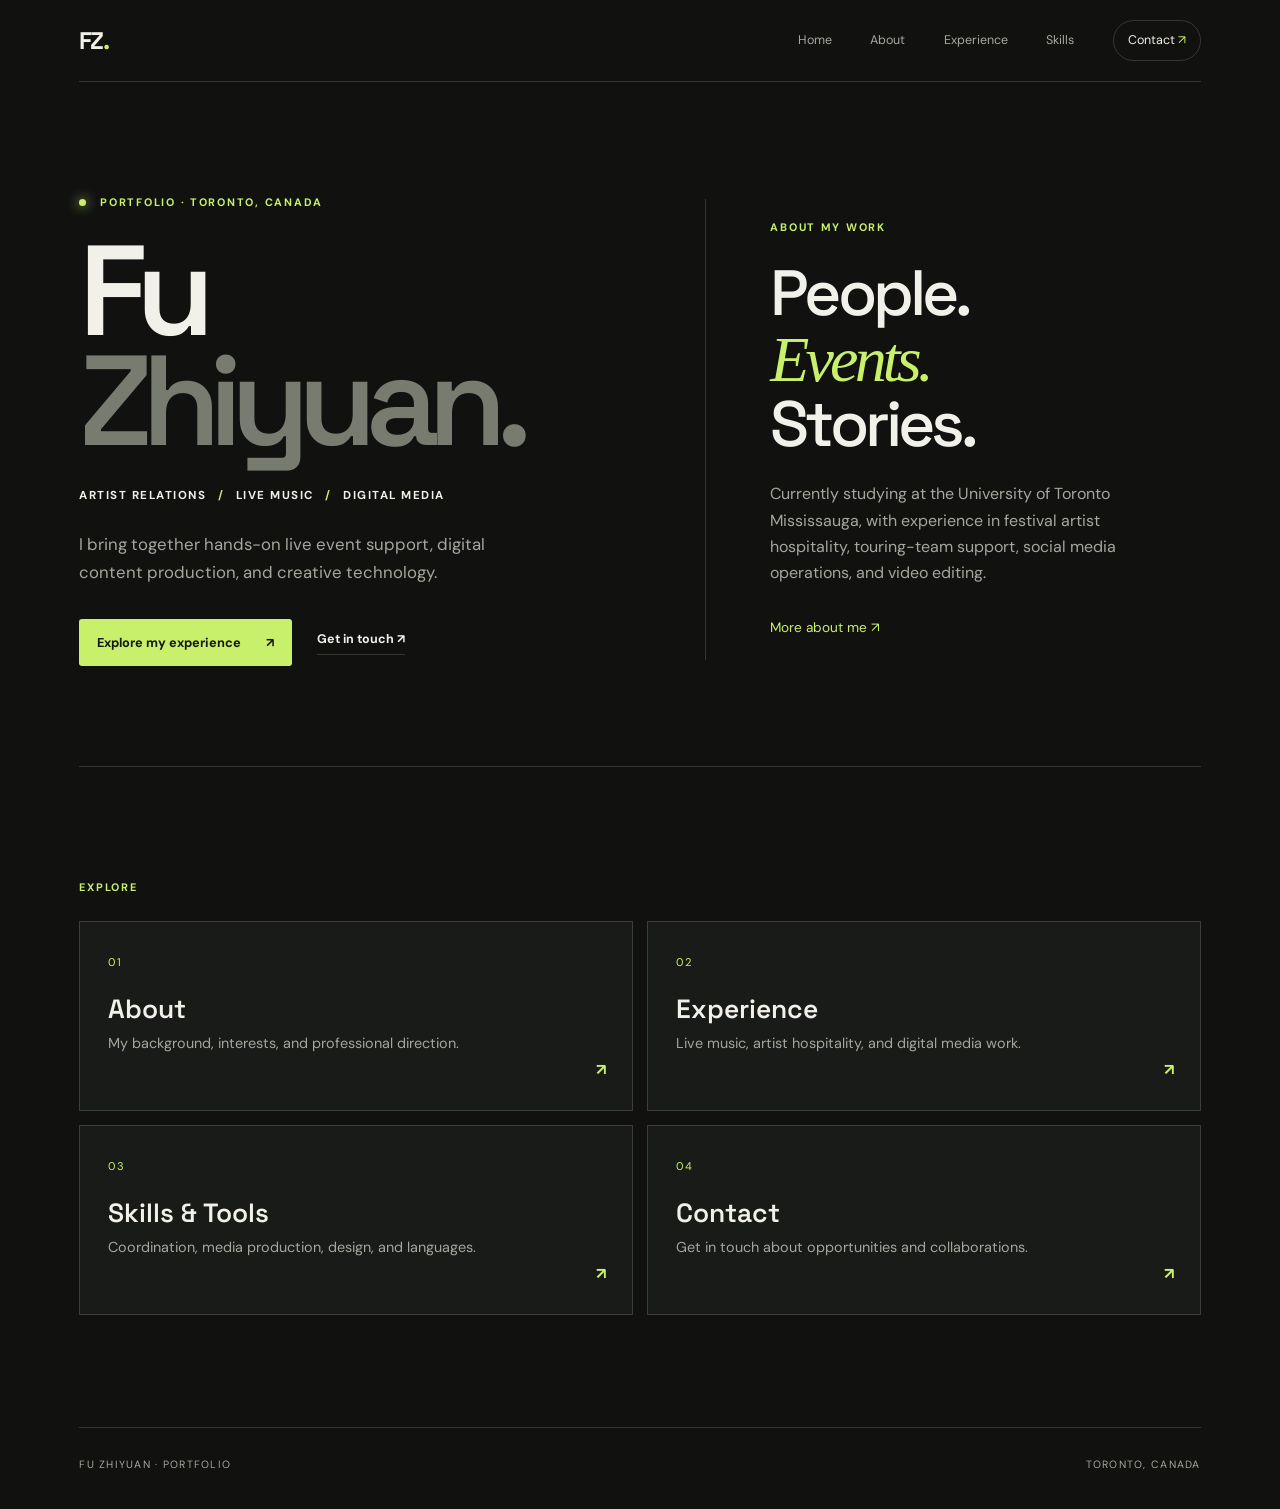
<file: index.html>
<!DOCTYPE html>
<html lang="en">
<head>
  <meta charset="UTF-8">
  <meta name="viewport" content="width=device-width, initial-scale=1.0">
  <meta name="description" content="Fu Zhiyuan — Artist Relations, Live Music, and Digital Media portfolio.">
  <title>Home | Fu Zhiyuan</title>
  <link rel="preconnect" href="https://fonts.googleapis.com">
  <link rel="preconnect" href="https://fonts.gstatic.com" crossorigin>
  <link href="https://fonts.googleapis.com/css2?family=DM+Sans:wght@400;500;600;700&family=Space+Grotesk:wght@400;500;600;700&display=swap" rel="stylesheet">
  <link rel="stylesheet" href="styles.css">
</head>
<body>
<div class="site-shell">
<header class="topbar">
  <a class="wordmark" href="index.html">FZ<span>.</span></a>
  <nav aria-label="Main navigation">
    <a href="index.html">Home</a>
    <a href="about.html">About</a>
    <a href="experience.html">Experience</a>
    <a href="skills.html">Skills</a>
    <a class="nav-contact" href="contact.html">Contact <span>↗</span></a>
  </nav>
</header>
<main>

<section class="hero section home-hero">
  <div class="hero-copy">
    <p class="eyebrow"><span class="status-dot"></span> PORTFOLIO · TORONTO, CANADA</p>
    <h1>Fu<br><span class="muted-name">Zhiyuan.</span></h1>
    <p class="hero-role">ARTIST RELATIONS <span>/</span> LIVE MUSIC <span>/</span> DIGITAL MEDIA</p>
    <p class="hero-intro">I bring together hands-on live event support, digital content production, and creative technology.</p>
    <div class="hero-actions">
      <a class="button button-light" href="experience.html">Explore my experience <span>↗</span></a>
      <a class="text-link" href="contact.html">Get in touch ↗</a>
    </div>
  </div>
  <div class="home-statement">
    <p class="eyebrow">ABOUT MY WORK</p>
    <h2>People.<br><em>Events.</em><br>Stories.</h2>
    <p>Currently studying at the University of Toronto Mississauga, with experience in festival artist hospitality, touring-team support, social media operations, and video editing.</p>
    <a class="inline-link" href="about.html">More about me ↗</a>
  </div>
</section>
<section class="home-links section">
  <p class="eyebrow">EXPLORE</p>
  <div class="page-link-grid">
    <a class="page-link-card" href="about.html"><span>01</span><h3>About</h3><p>My background, interests, and professional direction.</p><b>↗</b></a>
    <a class="page-link-card" href="experience.html"><span>02</span><h3>Experience</h3><p>Live music, artist hospitality, and digital media work.</p><b>↗</b></a>
    <a class="page-link-card" href="skills.html"><span>03</span><h3>Skills & Tools</h3><p>Coordination, media production, design, and languages.</p><b>↗</b></a>
    <a class="page-link-card" href="contact.html"><span>04</span><h3>Contact</h3><p>Get in touch about opportunities and collaborations.</p><b>↗</b></a>
  </div>
</section>

</main>
<footer class="site-footer"><span>FU ZHIYUAN · PORTFOLIO</span><span>TORONTO, CANADA</span></footer>
</div>
</body>
</html>
</file>
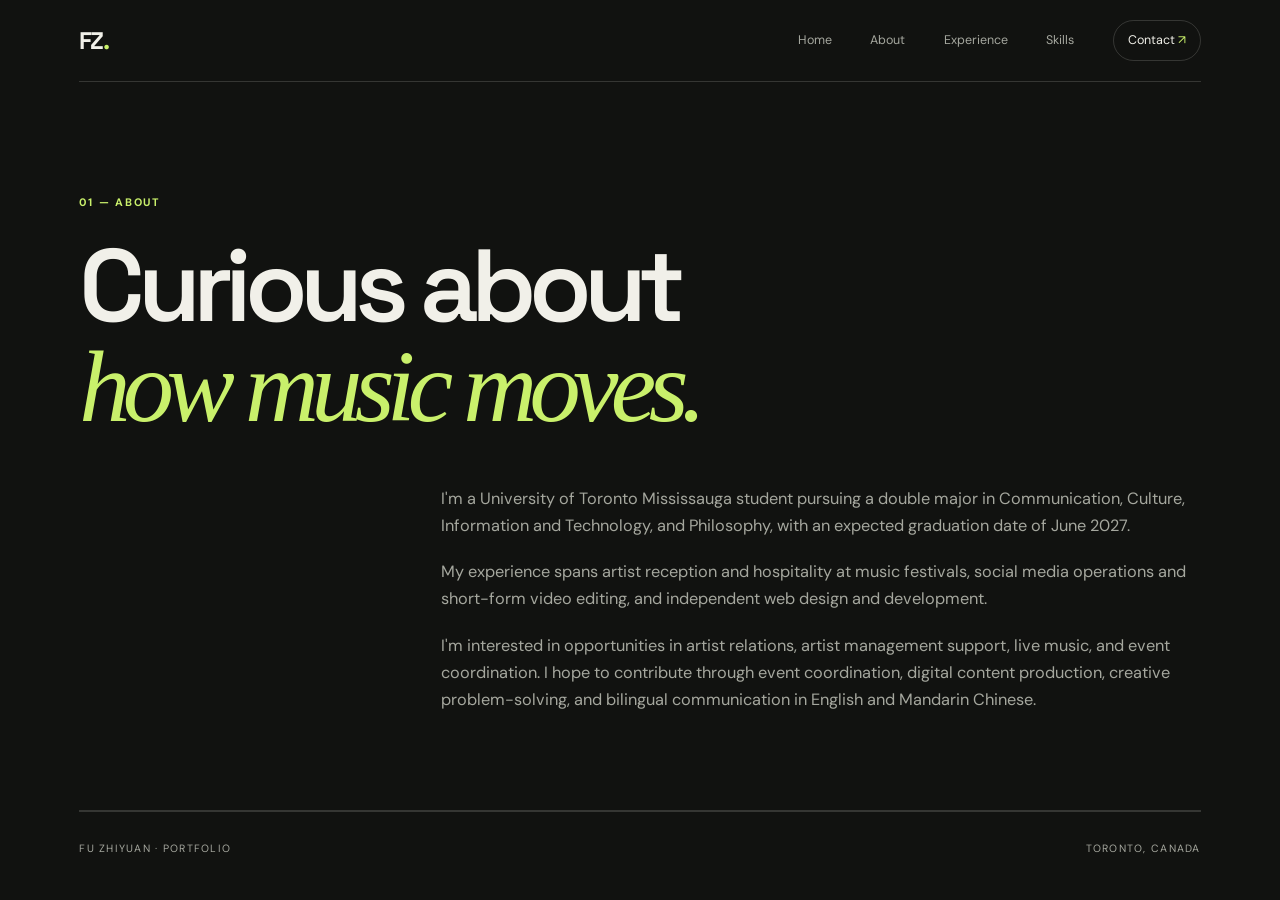
<file: about.html>
<!DOCTYPE html>
<html lang="en">
<head>
  <meta charset="UTF-8">
  <meta name="viewport" content="width=device-width, initial-scale=1.0">
  <meta name="description" content="Fu Zhiyuan — Artist Relations, Live Music, and Digital Media portfolio.">
  <title>About | Fu Zhiyuan</title>
  <link rel="preconnect" href="https://fonts.googleapis.com">
  <link rel="preconnect" href="https://fonts.gstatic.com" crossorigin>
  <link href="https://fonts.googleapis.com/css2?family=DM+Sans:wght@400;500;600;700&family=Space+Grotesk:wght@400;500;600;700&display=swap" rel="stylesheet">
  <link rel="stylesheet" href="styles.css">
</head>
<body>
<div class="site-shell">
<header class="topbar">
  <a class="wordmark" href="index.html">FZ<span>.</span></a>
  <nav aria-label="Main navigation">
    <a href="index.html">Home</a>
    <a href="about.html">About</a>
    <a href="experience.html">Experience</a>
    <a href="skills.html">Skills</a>
    <a class="nav-contact" href="contact.html">Contact <span>↗</span></a>
  </nav>
</header>
<main>

<section class="page-header section">
  <p class="eyebrow">01 — ABOUT</p>
  <h1>Curious about<br><em>how music moves.</em></h1>
  <div class="page-intro">
    <p>I'm a University of Toronto Mississauga student pursuing a double major in Communication, Culture, Information and Technology, and Philosophy, with an expected graduation date of June 2027.</p>
    <p>My experience spans artist reception and hospitality at music festivals, social media operations and short-form video editing, and independent web design and development.</p>
    <p>I'm interested in opportunities in artist relations, artist management support, live music, and event coordination. I hope to contribute through event coordination, digital content production, creative problem-solving, and bilingual communication in English and Mandarin Chinese.</p>
  </div>
</section>

</main>
<footer class="site-footer"><span>FU ZHIYUAN · PORTFOLIO</span><span>TORONTO, CANADA</span></footer>
</div>
</body>
</html>
</file>
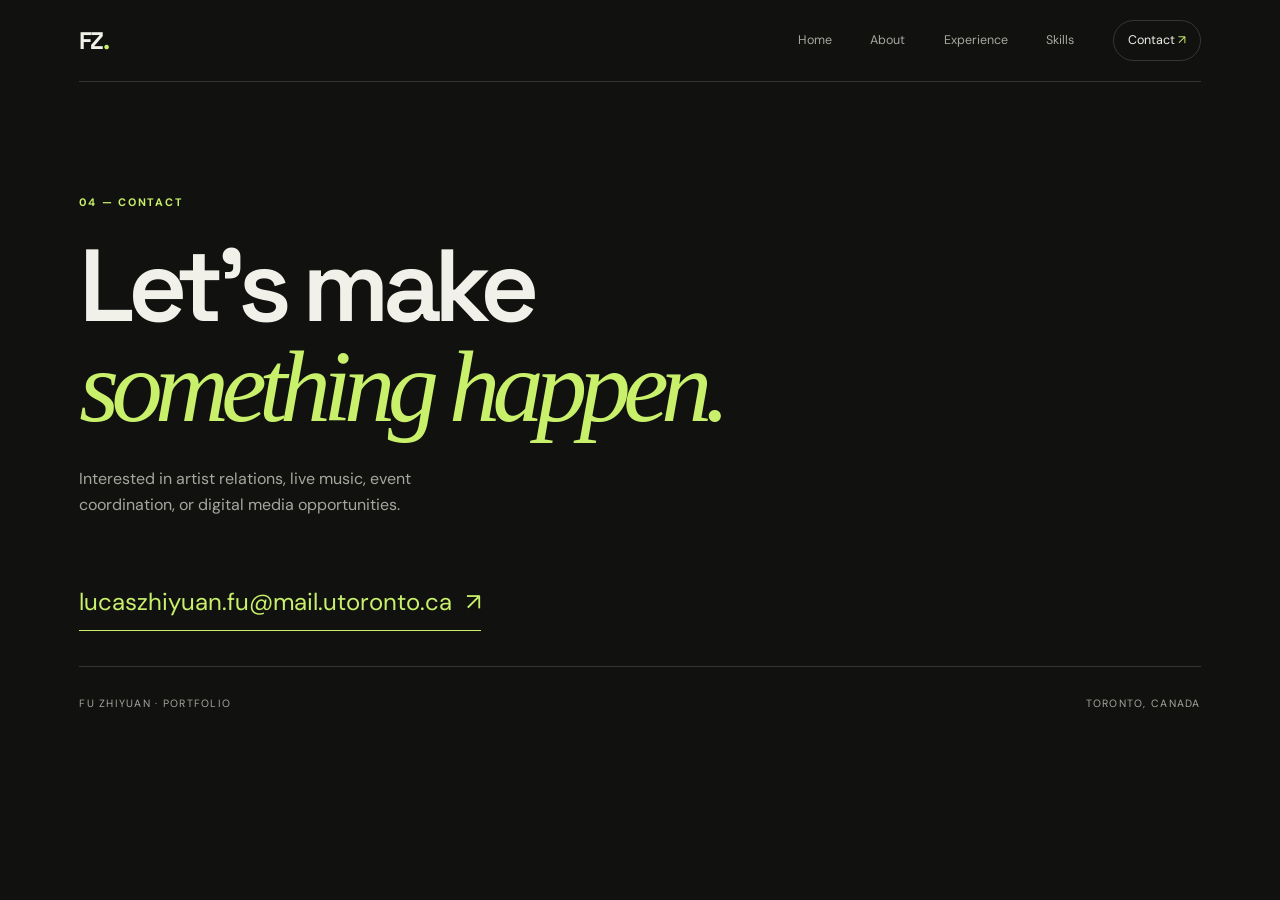
<file: contact.html>
<!DOCTYPE html>
<html lang="en">
<head>
  <meta charset="UTF-8">
  <meta name="viewport" content="width=device-width, initial-scale=1.0">
  <meta name="description" content="Fu Zhiyuan — Artist Relations, Live Music, and Digital Media portfolio.">
  <title>Contact | Fu Zhiyuan</title>
  <link rel="preconnect" href="https://fonts.googleapis.com">
  <link rel="preconnect" href="https://fonts.gstatic.com" crossorigin>
  <link href="https://fonts.googleapis.com/css2?family=DM+Sans:wght@400;500;600;700&family=Space+Grotesk:wght@400;500;600;700&display=swap" rel="stylesheet">
  <link rel="stylesheet" href="styles.css">
</head>
<body>
<div class="site-shell">
<header class="topbar">
  <a class="wordmark" href="index.html">FZ<span>.</span></a>
  <nav aria-label="Main navigation">
    <a href="index.html">Home</a>
    <a href="about.html">About</a>
    <a href="experience.html">Experience</a>
    <a href="skills.html">Skills</a>
    <a class="nav-contact" href="contact.html">Contact <span>↗</span></a>
  </nav>
</header>
<main>

<section class="contact-section contact-page section">
  <p class="eyebrow">04 — CONTACT</p>
  <h1>Let's make<br><em>something happen.</em></h1>
  <p class="contact-copy">Interested in artist relations, live music, event coordination, or digital media opportunities.</p>
  <a class="email-link" href="mailto:lucaszhiyuan.fu@mail.utoronto.ca">lucaszhiyuan.fu@mail.utoronto.ca <span>↗</span></a>
</section>

</main>
<footer class="site-footer"><span>FU ZHIYUAN · PORTFOLIO</span><span>TORONTO, CANADA</span></footer>
</div>
</body>
</html>
</file>
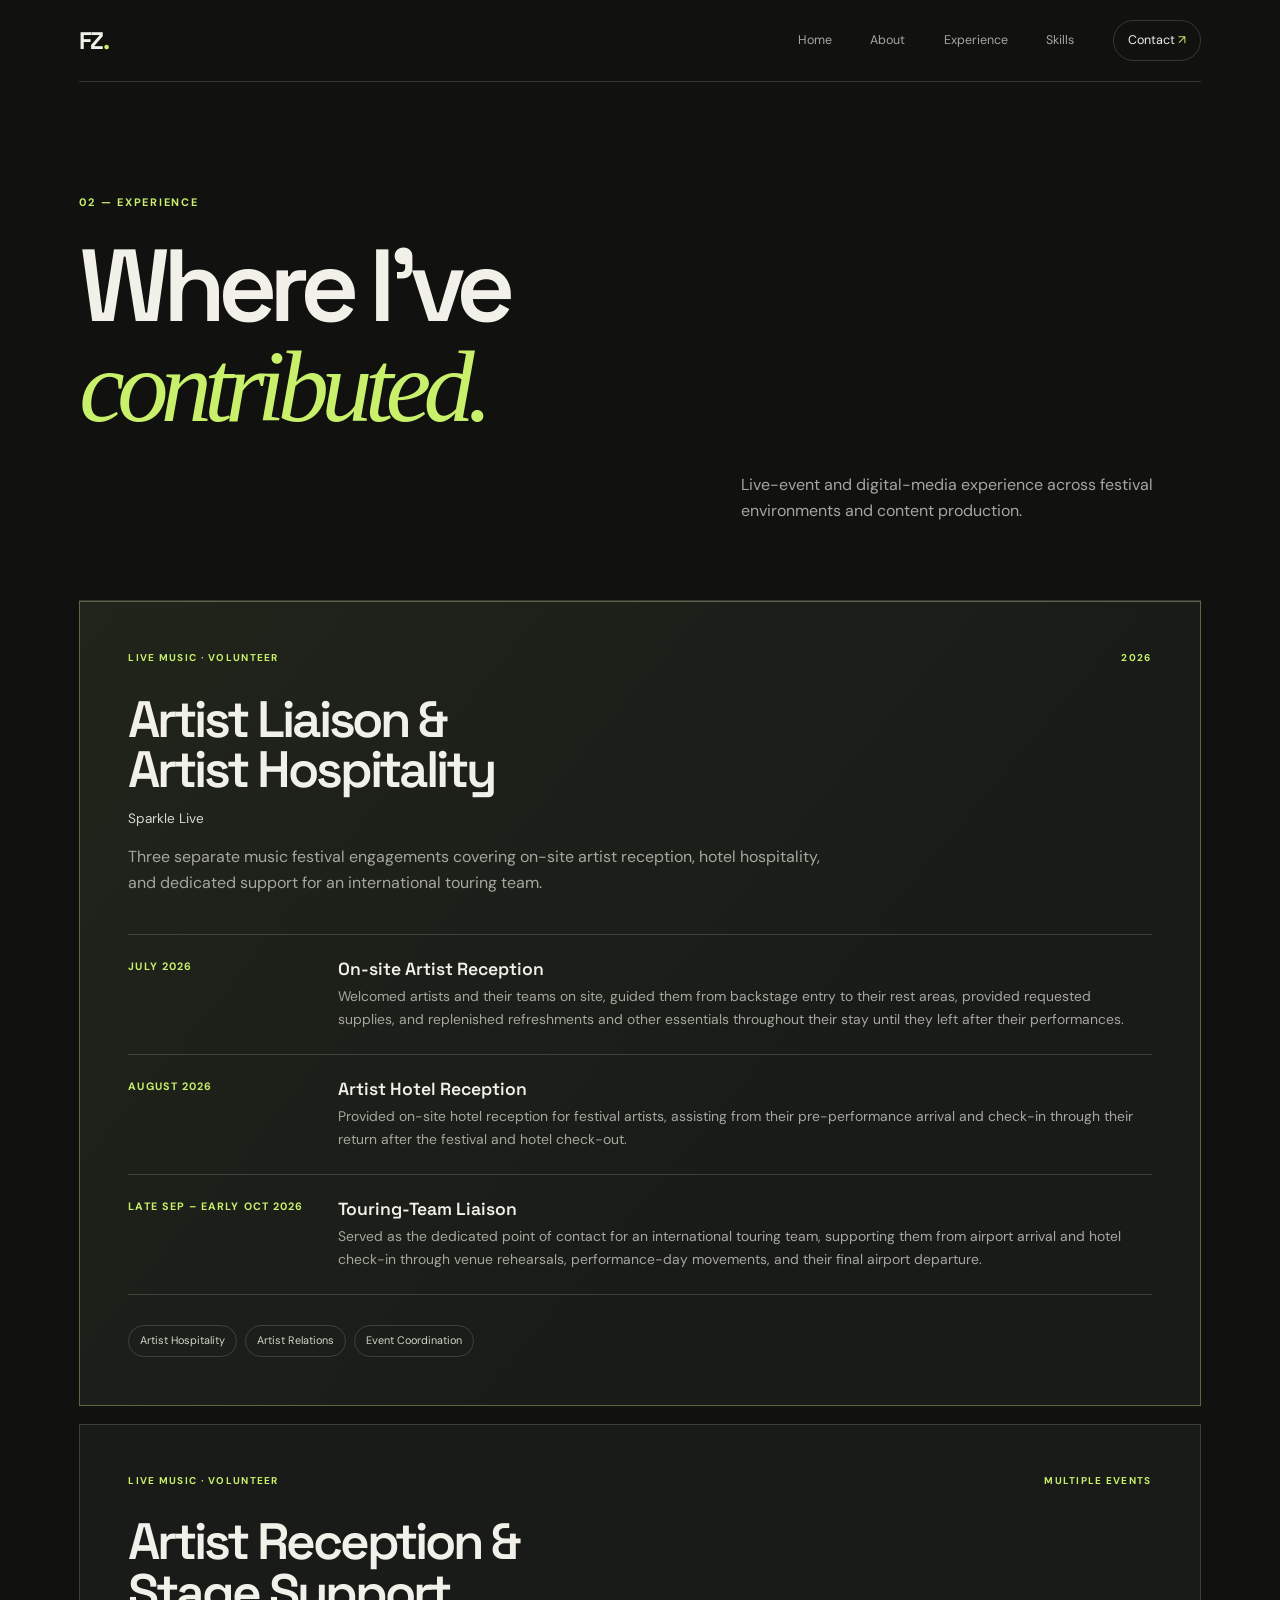
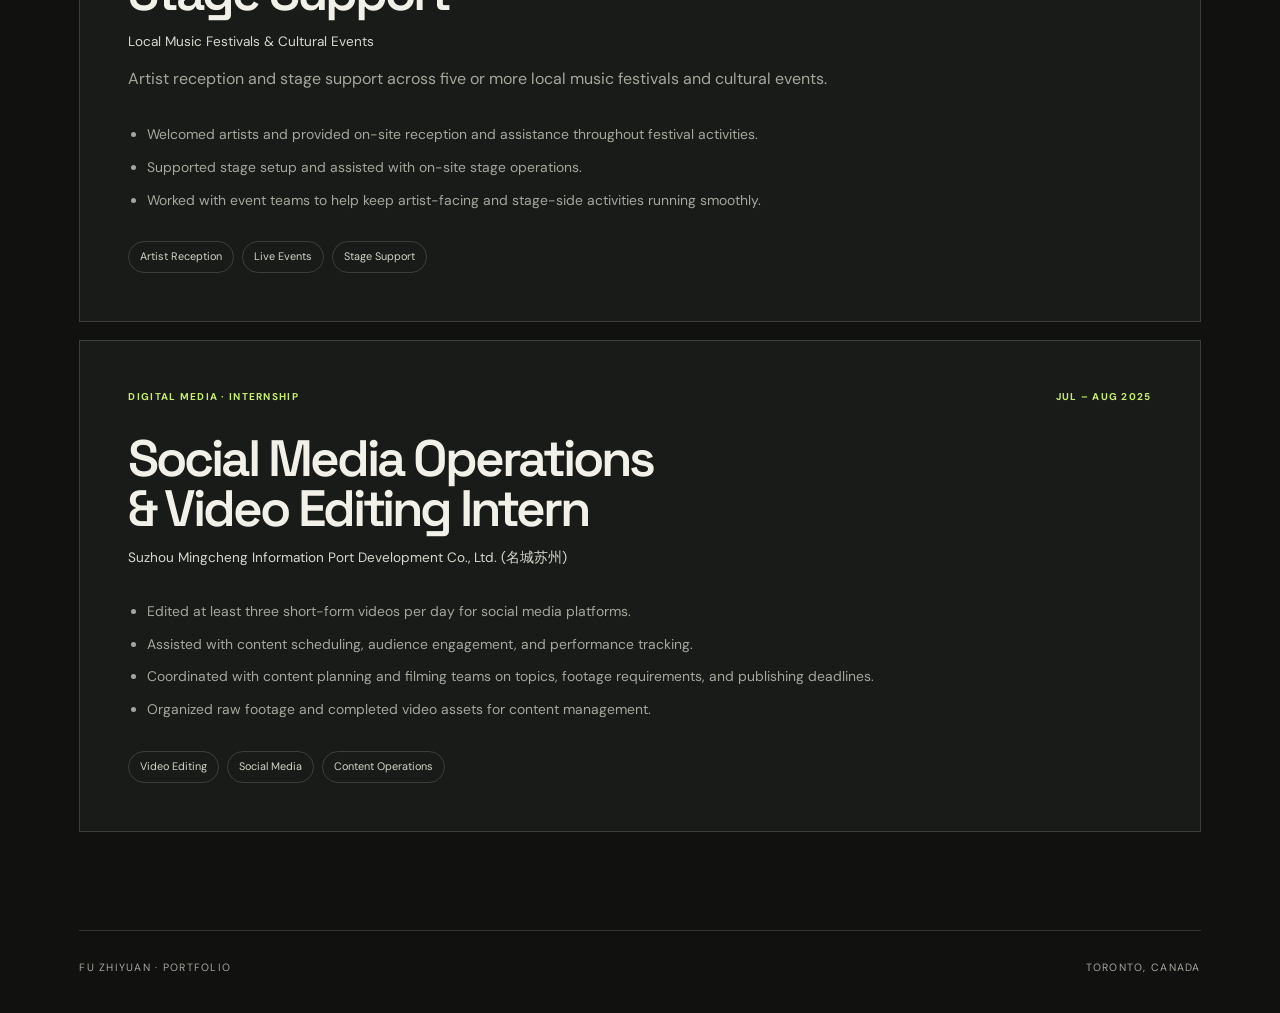
<file: experience.html>
<!DOCTYPE html>
<html lang="en">
<head>
  <meta charset="UTF-8">
  <meta name="viewport" content="width=device-width, initial-scale=1.0">
  <meta name="description" content="Fu Zhiyuan — Artist Relations, Live Music, and Digital Media portfolio.">
  <title>Experience | Fu Zhiyuan</title>
  <link rel="preconnect" href="https://fonts.googleapis.com">
  <link rel="preconnect" href="https://fonts.gstatic.com" crossorigin>
  <link href="https://fonts.googleapis.com/css2?family=DM+Sans:wght@400;500;600;700&family=Space+Grotesk:wght@400;500;600;700&display=swap" rel="stylesheet">
  <link rel="stylesheet" href="styles.css">
</head>
<body>
<div class="site-shell">
<header class="topbar">
  <a class="wordmark" href="index.html">FZ<span>.</span></a>
  <nav aria-label="Main navigation">
    <a href="index.html">Home</a>
    <a href="about.html">About</a>
    <a href="experience.html">Experience</a>
    <a href="skills.html">Skills</a>
    <a class="nav-contact" href="contact.html">Contact <span>↗</span></a>
  </nav>
</header>
<main>

<section class="page-header section">
  <p class="eyebrow">02 — EXPERIENCE</p>
  <h1>Where I've<br><em>contributed.</em></h1>
  <p class="page-lead">Live-event and digital-media experience across festival environments and content production.</p>
</section>
<section class="experience-section page-experience">
  <article class="experience-card featured-experience">
    <div class="experience-meta"><span>LIVE MUSIC · VOLUNTEER</span><span>2026</span></div>
    <h3>Artist Liaison &<br>Artist Hospitality</h3>
    <p class="organization">Sparkle Live</p>
    <p class="experience-summary">Three separate music festival engagements covering on-site artist reception, hotel hospitality, and dedicated support for an international touring team.</p>
    <div class="timeline">
      <div class="timeline-item"><span class="timeline-date">JULY 2026</span><div><h4>On-site Artist Reception</h4><p>Welcomed artists and their teams on site, guided them from backstage entry to their rest areas, provided requested supplies, and replenished refreshments and other essentials throughout their stay until they left after their performances.</p></div></div>
      <div class="timeline-item"><span class="timeline-date">AUGUST 2026</span><div><h4>Artist Hotel Reception</h4><p>Provided on-site hotel reception for festival artists, assisting from their pre-performance arrival and check-in through their return after the festival and hotel check-out.</p></div></div>
      <div class="timeline-item"><span class="timeline-date">LATE SEP – EARLY OCT 2026</span><div><h4>Touring-Team Liaison</h4><p>Served as the dedicated point of contact for an international touring team, supporting them from airport arrival and hotel check-in through venue rehearsals, performance-day movements, and their final airport departure.</p></div></div>
    </div>
    <div class="tag-row"><span>Artist Hospitality</span><span>Artist Relations</span><span>Event Coordination</span></div>
  </article>
  <article class="experience-card">
    <div class="experience-meta"><span>LIVE MUSIC · VOLUNTEER</span><span>MULTIPLE EVENTS</span></div>
    <h3>Artist Reception &<br>Stage Support</h3>
    <p class="organization">Local Music Festivals & Cultural Events</p>
    <p class="experience-summary">Artist reception and stage support across five or more local music festivals and cultural events.</p>
    <ul class="clean-list">
      <li>Welcomed artists and provided on-site reception and assistance throughout festival activities.</li>
      <li>Supported stage setup and assisted with on-site stage operations.</li>
      <li>Worked with event teams to help keep artist-facing and stage-side activities running smoothly.</li>
    </ul>
    <div class="tag-row"><span>Artist Reception</span><span>Live Events</span><span>Stage Support</span></div>
  </article>
  <article class="experience-card">
    <div class="experience-meta"><span>DIGITAL MEDIA · INTERNSHIP</span><span>JUL – AUG 2025</span></div>
    <h3>Social Media Operations<br>& Video Editing Intern</h3>
    <p class="organization">Suzhou Mingcheng Information Port Development Co., Ltd. (名城苏州)</p>
    <ul class="clean-list">
      <li>Edited at least three short-form videos per day for social media platforms.</li>
      <li>Assisted with content scheduling, audience engagement, and performance tracking.</li>
      <li>Coordinated with content planning and filming teams on topics, footage requirements, and publishing deadlines.</li>
      <li>Organized raw footage and completed video assets for content management.</li>
    </ul>
    <div class="tag-row"><span>Video Editing</span><span>Social Media</span><span>Content Operations</span></div>
  </article>
</section>

</main>
<footer class="site-footer"><span>FU ZHIYUAN · PORTFOLIO</span><span>TORONTO, CANADA</span></footer>
</div>
</body>
</html>
</file>
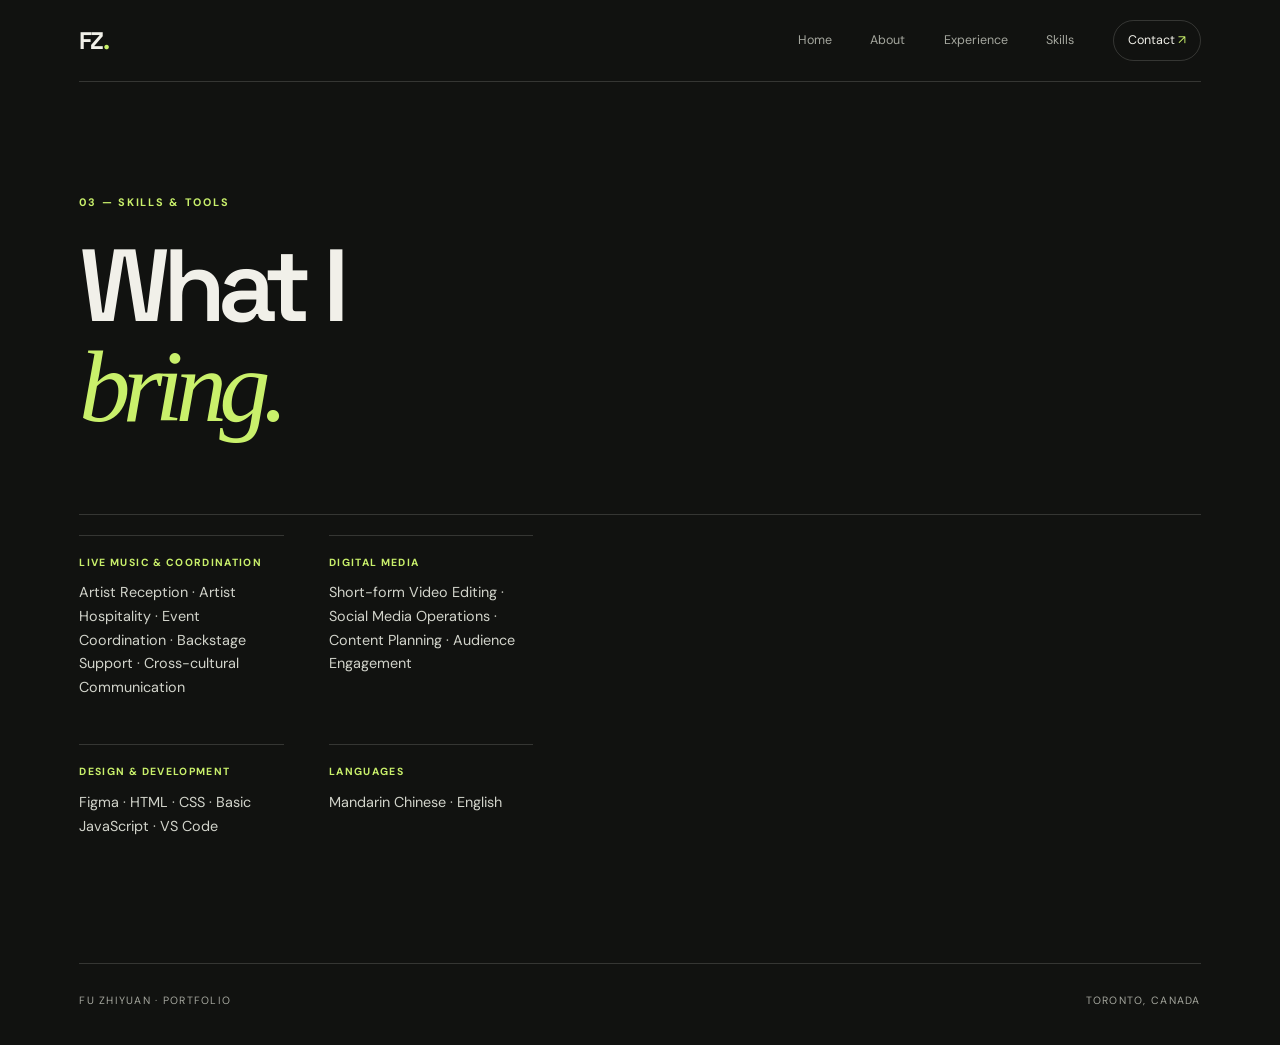
<file: skills.html>
<!DOCTYPE html>
<html lang="en">
<head>
  <meta charset="UTF-8">
  <meta name="viewport" content="width=device-width, initial-scale=1.0">
  <meta name="description" content="Fu Zhiyuan — Artist Relations, Live Music, and Digital Media portfolio.">
  <title>Skills & Tools | Fu Zhiyuan</title>
  <link rel="preconnect" href="https://fonts.googleapis.com">
  <link rel="preconnect" href="https://fonts.gstatic.com" crossorigin>
  <link href="https://fonts.googleapis.com/css2?family=DM+Sans:wght@400;500;600;700&family=Space+Grotesk:wght@400;500;600;700&display=swap" rel="stylesheet">
  <link rel="stylesheet" href="styles.css">
</head>
<body>
<div class="site-shell">
<header class="topbar">
  <a class="wordmark" href="index.html">FZ<span>.</span></a>
  <nav aria-label="Main navigation">
    <a href="index.html">Home</a>
    <a href="about.html">About</a>
    <a href="experience.html">Experience</a>
    <a href="skills.html">Skills</a>
    <a class="nav-contact" href="contact.html">Contact <span>↗</span></a>
  </nav>
</header>
<main>

<section class="page-header section">
  <p class="eyebrow">03 — SKILLS & TOOLS</p>
  <h1>What I<br><em>bring.</em></h1>
</section>
<section class="skills-section skills-page">
  <div class="skills-content">
    <div class="skill-group"><h3>LIVE MUSIC & COORDINATION</h3><p>Artist Reception · Artist Hospitality · Event Coordination · Backstage Support · Cross-cultural Communication</p></div>
    <div class="skill-group"><h3>DIGITAL MEDIA</h3><p>Short-form Video Editing · Social Media Operations · Content Planning · Audience Engagement</p></div>
    <div class="skill-group"><h3>DESIGN & DEVELOPMENT</h3><p>Figma · HTML · CSS · Basic JavaScript · VS Code</p></div>
    <div class="skill-group"><h3>LANGUAGES</h3><p>Mandarin Chinese · English</p></div>
  </div>
</section>

</main>
<footer class="site-footer"><span>FU ZHIYUAN · PORTFOLIO</span><span>TORONTO, CANADA</span></footer>
</div>
</body>
</html>
</file>
<file: styles.css>
/* FU ZHIYUAN PORTFOLIO — starter styles
   Edit colors, spacing, and typography here. */
:root {
  --bg: #111210;
  --panel: #191b18;
  --panel-2: #20231f;
  --text: #f1f0e9;
  --muted: #a5a79e;
  --line: rgba(241,240,233,.16);
  --accent: #c9f06b;
  --serif: Georgia, "Times New Roman", serif;
  --sans: "DM Sans", Arial, sans-serif;
  --display: "Space Grotesk", Arial, sans-serif;
}
* { box-sizing: border-box; }
html { scroll-behavior: smooth; }
body { margin: 0; background: var(--bg); color: var(--text); font-family: var(--sans); line-height: 1.65; }
a { color: inherit; text-decoration: none; }
.site-shell { max-width: 1440px; margin: 0 auto; padding: 0 6.2%; }
.topbar { height: 82px; display:flex; align-items:center; justify-content:space-between; border-bottom:1px solid var(--line); }
.wordmark { font:700 1.5rem var(--display); letter-spacing:-.08em; }
.wordmark span { color:var(--accent); }
nav { display:flex; align-items:center; gap:clamp(16px,3vw,42px); font-size:.78rem; color:var(--muted); }
nav a:hover,.text-link:hover { color:var(--accent); }
.nav-contact { color:var(--text); border:1px solid var(--line); padding:9px 14px; border-radius:99px; }
.nav-contact span { color:var(--accent); }
.section { padding:112px 0; border-bottom:1px solid var(--line); }
.hero { min-height:690px; display:grid; grid-template-columns:1.05fr .95fr; align-items:center; gap:7%; position:relative; padding-bottom:100px; }
.eyebrow { color:var(--accent); font-size:.68rem; font-weight:700; letter-spacing:.16em; margin:0 0 24px; }
.status-dot { display:inline-block; width:7px; height:7px; background:var(--accent); border-radius:50%; margin-right:9px; box-shadow:0 0 12px var(--accent); }
h1,h2,h3,h4,p { margin-top:0; }
h1 { font:600 clamp(4.7rem,10vw,9rem)/.86 var(--display); letter-spacing:-.09em; margin:0 0 30px; }
.muted-name { color:#777b70; }
.hero-role { font-size:.72rem; letter-spacing:.13em; font-weight:700; }
.hero-role span { color:var(--accent); padding:0 7px; }
.hero-intro { max-width:440px; color:var(--muted); font-size:1.05rem; margin:26px 0 32px; }
.hero-actions { display:flex; align-items:center; gap:25px; flex-wrap:wrap; }
.button { display:inline-flex; gap:25px; align-items:center; padding:13px 18px; border-radius:3px; font-size:.8rem; font-weight:700; }
.button-light { color:#151711; background:var(--accent); }
.text-link { font-size:.78rem; font-weight:700; border-bottom:1px solid var(--line); padding-bottom:5px; }
.hero-visual { position:relative; min-width:0; }
.photo-placeholder { min-height:430px; background:linear-gradient(145deg,#353a30,#20241f 55%,#4c5143); display:flex; align-items:center; justify-content:center; flex-direction:column; text-align:center; border:1px solid var(--line); color:#d7ddc8; }
.placeholder-mark { font:700 clamp(3rem,6vw,6rem)/.82 var(--display); letter-spacing:-.08em; opacity:.75; }
.photo-placeholder p { color:#c1c5b7; font-size:.7rem; margin:24px 0 0; }
.floating-note { position:absolute; bottom:22px; left:-28px; padding:15px 20px; background:var(--accent); color:#171a12; font-size:.76rem; font-weight:700; box-shadow:0 12px 35px #0005; }
.floating-note span { font-size:.62rem; opacity:.65; }
.hero-bottom { position:absolute; bottom:27px; left:0; right:0; display:flex; justify-content:space-between; color:#777b72; font-size:.6rem; letter-spacing:.14em; }
.intro-grid,.skills-section { display:grid; grid-template-columns:.9fr 1.1fr; gap:10%; }
h2 { font:500 clamp(2.8rem,5vw,5rem)/.98 var(--display); letter-spacing:-.07em; margin:0; }
h2 em { color:#92978a; font-family:var(--serif); font-weight:400; }
.intro-text { max-width:650px; color:#d4d5ce; font-size:1.02rem; }
.intro-text p { margin-bottom:20px; }
.muted,.section-aside { color:var(--muted); }
.section-heading { display:flex; align-items:end; justify-content:space-between; gap:30px; margin-bottom:55px; }
.section-aside { max-width:320px; font-size:.85rem; margin-bottom:5px; }
.experience-card { background:var(--panel); border:1px solid var(--line); padding:clamp(24px,4vw,48px); margin-bottom:18px; }
.featured-experience { background:linear-gradient(130deg,#20251b,#191b18 65%); border-color:#596744; }
.experience-meta { display:flex; justify-content:space-between; gap:15px; color:var(--accent); font-size:.62rem; font-weight:700; letter-spacing:.13em; margin-bottom:28px; }
.experience-card h3 { font:600 clamp(2rem,4vw,3.5rem)/.98 var(--display); letter-spacing:-.06em; margin-bottom:13px; }
.organization { color:#d6d8cf; font-size:.85rem; margin-bottom:13px; }
.organization span { color:var(--muted); font-size:.72rem; }
.experience-summary { color:var(--muted); max-width:720px; }
.timeline { margin:38px 0 30px; border-top:1px solid var(--line); }
.timeline-item { display:grid; grid-template-columns:190px 1fr; gap:20px; padding:23px 0; border-bottom:1px solid var(--line); }
.timeline-date { color:var(--accent); font-size:.67rem; letter-spacing:.1em; font-weight:700; }
.timeline-item h4 { font:600 1.1rem var(--display); margin:0 0 5px; }
.timeline-item p,.clean-list { color:var(--muted); font-size:.87rem; margin-bottom:0; }
.clean-list { padding-left:19px; margin:25px 0; }
.clean-list li { padding:5px 0; }
.tag-row { display:flex; flex-wrap:wrap; gap:8px; margin-top:25px; }
.tag-row span { border:1px solid var(--line); border-radius:99px; padding:6px 11px; color:#d1d4c9; font-size:.68rem; }
.media-slot { margin-top:30px; padding:24px; text-align:center; border:1px dashed #62685a; color:#aab19b; font-size:.65rem; letter-spacing:.1em; }
.note { color:#92978a; font-size:.75rem; margin-top:22px; }
.project-grid { display:grid; grid-template-columns:repeat(3,1fr); gap:17px; }
.project-card { background:var(--panel); border:1px solid var(--line); }
.project-art { min-height:260px; padding:20px; display:flex; flex-direction:column; justify-content:space-between; overflow:hidden; }
.project-art span,.project-art small { font-size:.6rem; letter-spacing:.14em; }
.project-art strong { font:700 clamp(2rem,4vw,3.6rem)/.82 var(--display); letter-spacing:-.08em; }
.art-live { background:radial-gradient(circle at 70% 35%,#65734b,#20281e 55%,#151914); }
.art-video { background:linear-gradient(135deg,#5b4139,#26201e 65%); }
.art-web { background:linear-gradient(135deg,#444b59,#20242b 65%); }
.project-info { padding:24px; }
.project-info .eyebrow { margin-bottom:12px; font-size:.58rem; }
.project-info h3 { font:600 1.35rem var(--display); margin-bottom:9px; }
.project-info p:not(.eyebrow) { color:var(--muted); font-size:.8rem; min-height:72px; }
.skills-content { display:grid; grid-template-columns:1fr 1fr; gap:30px 45px; }
.skill-group { border-top:1px solid var(--line); padding-top:18px; }
.skill-group h3 { font-size:.65rem; color:var(--accent); letter-spacing:.13em; }
.skill-group p { color:#d2d4cb; font-size:.9rem; }
.contact-section { padding-bottom:35px; border:0; }
.contact-section h2 { font-size:clamp(3.4rem,7vw,6.8rem); }
.contact-copy { color:var(--muted); max-width:420px; margin:28px 0; }
.contact-links { display:flex; flex-wrap:wrap; gap:14px 30px; margin:35px 0 90px; }
.contact-links a { font-size:.78rem; border-bottom:1px solid var(--line); padding-bottom:7px; }
footer { display:flex; justify-content:space-between; border-top:1px solid var(--line); padding-top:22px; color:#858a7e; font-size:.6rem; letter-spacing:.13em; }
footer a { color:var(--text); }
@media (max-width:800px) {
  .site-shell { padding:0 5%; }
  .topbar { height:auto; min-height:72px; align-items:flex-start; padding:20px 0; gap:20px; }
  nav { justify-content:flex-end; flex-wrap:wrap; gap:12px 18px; font-size:.7rem; }
  .hero { grid-template-columns:1fr; padding-top:80px; gap:45px; }
  .hero-visual { max-width:560px; width:100%; }
  .photo-placeholder { min-height:330px; }
  .intro-grid,.skills-section { grid-template-columns:1fr; gap:35px; }
  .section-heading { align-items:flex-start; flex-direction:column; }
  .project-grid { grid-template-columns:1fr 1fr; }
}
@media (max-width:540px) {
  nav a:nth-child(2),nav a:nth-child(4) { display:none; }
  .section { padding:78px 0; }
  .hero { min-height:auto; padding-bottom:85px; }
  .hero-bottom { font-size:.52rem; }
  .project-grid,.skills-content { grid-template-columns:1fr; }
  .timeline-item { grid-template-columns:1fr; gap:7px; }
  .experience-meta { flex-direction:column; }
  .contact-links { flex-direction:column; align-items:flex-start; }
}


/* Clean hero visual panel; a portrait can be added here later. */
.hero-visual-panel {
  width: 100%;
  height: 100%;
  min-height: 420px;
  border-radius: 4px;
  background:
    radial-gradient(circle at 72% 28%, rgba(193, 221, 91, 0.14), transparent 34%),
    linear-gradient(145deg, #252820 0%, #171916 58%, #10120f 100%);
  border: 1px solid rgba(255,255,255,0.08);
}

/* Multi-page navigation and layouts */
.topbar nav a { transition: color .2s ease; }
.site-footer { display:flex; justify-content:space-between; padding:28px 0 36px; color:var(--muted); font-size:.66rem; letter-spacing:.12em; }
.home-hero { grid-template-columns:1.05fr .95fr; min-height:620px; }
.home-statement { border-left:1px solid var(--line); padding:20px 0 20px clamp(28px,5vw,76px); max-width:470px; }
.home-statement h2 { font:500 clamp(2.8rem,5vw,5rem)/1.02 var(--display); letter-spacing:-.06em; margin:0 0 24px; }
.home-statement h2 em, .page-header h1 em, .contact-page h1 em { color:var(--accent); font-family:var(--serif); font-weight:400; }
.home-statement p:not(.eyebrow) { color:var(--muted); max-width:430px; }
.inline-link { display:inline-block; margin-top:14px; color:var(--accent); font-size:.85rem; }
.home-links { border-bottom:0; }
.page-link-grid { display:grid; grid-template-columns:repeat(2,minmax(0,1fr)); gap:14px; }
.page-link-card { position:relative; display:block; padding:26px 28px 30px; background:var(--panel); border:1px solid var(--line); min-height:190px; transition:transform .2s ease,border-color .2s ease; }
.page-link-card:hover { transform:translateY(-3px); border-color:var(--accent); }
.page-link-card > span { color:var(--accent); font-size:.7rem; letter-spacing:.14em; }
.page-link-card h3 { font:600 1.65rem var(--display); margin:18px 0 6px; }
.page-link-card p { color:var(--muted); margin:0; max-width:400px; font-size:.9rem; }
.page-link-card b { position:absolute; right:26px; bottom:26px; color:var(--accent); }
.page-header { padding-bottom:76px; }
.page-header h1 { font:600 clamp(3.2rem,8vw,7rem)/.98 var(--display); letter-spacing:-.075em; margin:0; }
.page-intro { max-width:760px; margin:48px 0 0 auto; color:var(--muted); font-size:1.02rem; }
.page-intro p { margin:0 0 20px; }
.page-lead { color:var(--muted); max-width:460px; margin:34px 0 0 auto; }
.page-experience { padding-bottom:80px; }
.skills-page { padding:20px 0 110px; border-bottom:0; }
.skills-page .skills-content { max-width:850px; margin-left:auto; }
.contact-page { min-height:570px; border-bottom:0; display:flex; flex-direction:column; align-items:flex-start; justify-content:center; }
.contact-page h1 { font:600 clamp(3.4rem,8vw,7rem)/.98 var(--display); letter-spacing:-.075em; margin:0; }
.email-link { margin-top:36px; color:var(--accent); font-size:clamp(1rem,2.2vw,1.5rem); border-bottom:1px solid var(--accent); padding-bottom:8px; overflow-wrap:anywhere; }
.email-link span { margin-left:8px; }
@media (max-width:760px) {
  .topbar { height:auto; min-height:76px; align-items:flex-start; flex-direction:column; justify-content:center; gap:14px; padding:16px 0; }
  .topbar nav { width:100%; gap:14px; flex-wrap:wrap; font-size:.72rem; }
  .home-hero { display:block; min-height:0; padding:82px 0 70px; }
  .home-statement { border-left:0; border-top:1px solid var(--line); margin-top:60px; padding:34px 0 0; }
  .page-link-grid { grid-template-columns:1fr; }
  .page-intro, .page-lead { margin-left:0; }
  .site-footer { gap:18px; flex-wrap:wrap; }
}

.hero-visual, .hero-visual-panel, .floating-note { display:none !important; }
</file>
